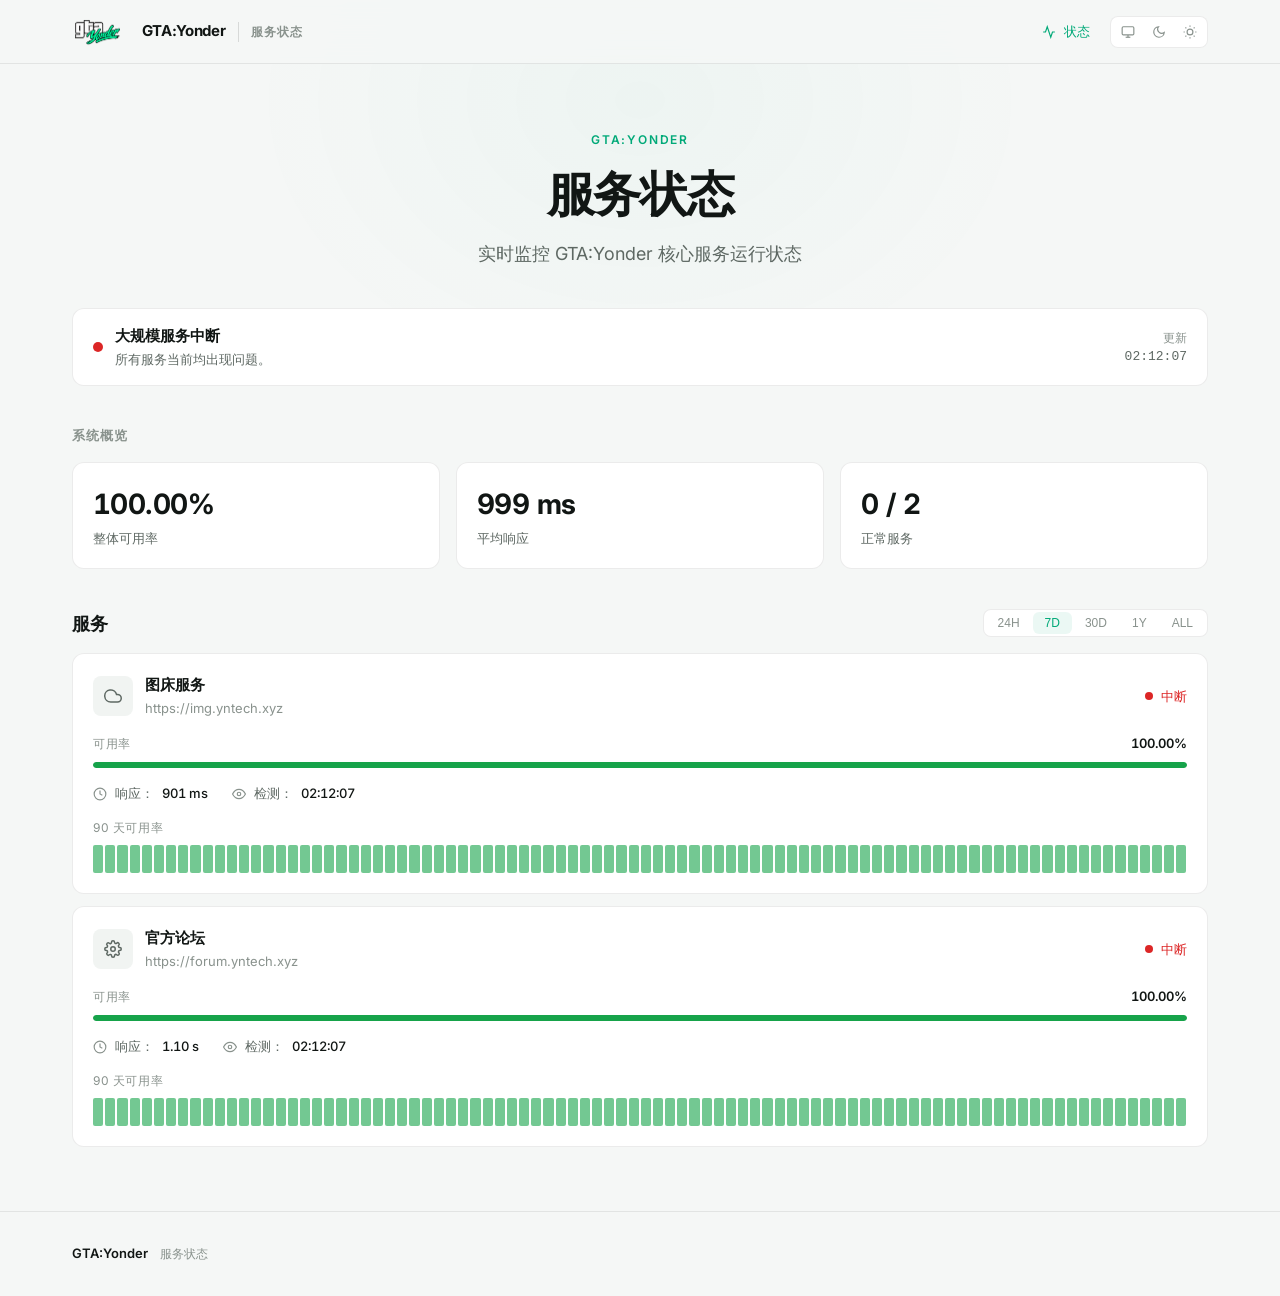
<file: index.html>
<!DOCTYPE html>
<html lang="zh-CN">
<head>
  <meta charset="UTF-8">
  <meta name="viewport" content="width=device-width, initial-scale=1.0">
  <title>GTA:Yonder — 服务状态</title>
  <meta name="description" content="实时监控 GTA:Yonder 核心服务运行状态。">
  <meta name="theme-color" content="#070B0A">

  <!-- Open Graph -->
  <meta property="og:title" content="GTA:Yonder — 服务状态">
  <meta property="og:description" content="实时监控 GTA:Yonder 核心服务运行状态。">
  <meta property="og:type" content="website">

  <!-- Fonts -->
  <link rel="preconnect" href="https://fonts.googleapis.com">
  <link rel="preconnect" href="https://fonts.gstatic.com" crossorigin>
  <link href="https://fonts.googleapis.com/css2?family=Inter:wght@400;500;600;700&display=swap" rel="stylesheet">

  <!-- Styles -->
  <link rel="stylesheet" href="./css/tokens.css">
  <link rel="stylesheet" href="./css/base.css">
  <link rel="stylesheet" href="./css/components.css">
  <link rel="stylesheet" href="./css/responsive.css">

  <!-- Favicon -->
  <link rel="icon" type="image/png" href="./assets/logo.png">
</head>
<body>
  <div id="app">
    <!-- Loading skeleton -->
    <header class="header">
      <div class="container header-inner">
        <div class="header-brand">
          <img src="./assets/logo.png" alt="GTA:Yonder" style="height:28px;width:auto;vertical-align:middle;margin-right:8px">
          <span class="header-logo">GTA:Yonder</span>
          <span class="header-divider"></span>
          <span class="header-subtitle">服务状态</span>
        </div>
      </div>
    </header>
    <section class="hero">
      <div class="container">
        <div class="hero-label">GTA:Yonder</div>
        <h1 class="hero-title">服务状态</h1>
        <p class="hero-desc">实时监控 GTA:Yonder 核心服务运行状态</p>
      </div>
    </section>
    <div class="container">
      <div class="skeleton-card" style="height:80px;margin-bottom:40px"></div>
      <div style="display:grid;grid-template-columns:repeat(3,1fr);gap:16px;margin-bottom:40px">
        <div class="skeleton-card" style="height:100px"></div>
        <div class="skeleton-card" style="height:100px"></div>
        <div class="skeleton-card" style="height:100px"></div>
      </div>
      <div class="skeleton-card" style="height:200px;margin-bottom:16px"></div>
      <div class="skeleton-card" style="height:200px;margin-bottom:16px"></div>
    </div>
  </div>

  <script type="module" src="./js/app.js"></script>

  <!-- Inline theme init to prevent flash -->
  <script>
    (function() {
      var t = localStorage.getItem('gta-yonder-theme') || 'system';
      var r = t === 'system' ? (matchMedia('(prefers-color-scheme:dark)').matches ? 'dark' : 'light') : t;
      document.documentElement.setAttribute('data-theme', r);
    })();
  </script>
</body>
</html>
</file>
<file: css/tokens.css>
/* =========================================================
   GTA:Yonder Design System — Tokens
   ========================================================= */
:root {
  /* Background */
  --bg: #070B0A;
  --surface: #0D1311;
  --surface-hover: #121A17;
  --surface-active: #17201C;

  /* Text */
  --text: #F2F5F3;
  --text-secondary: #9AA5A0;
  --text-muted: #66716C;

  /* Border */
  --border: rgba(255, 255, 255, 0.08);
  --border-strong: rgba(255, 255, 255, 0.12);

  /* Accent */
  --accent: #00D89A;
  --accent-soft: rgba(0, 216, 154, 0.10);
  --accent-hover: rgba(0, 216, 154, 0.15);

  /* Status */
  --success: #22C55E;
  --success-soft: rgba(34, 197, 94, 0.10);
  --warning: #F59E0B;
  --warning-soft: rgba(245, 158, 11, 0.10);
  --danger: #EF4444;
  --danger-soft: rgba(239, 68, 68, 0.10);
  --info: #3B82F6;
  --info-soft: rgba(59, 130, 246, 0.10);

  /* Typography */
  --font: 'Inter', -apple-system, BlinkMacSystemFont, 'SF Pro Display', 'Segoe UI', 'PingFang SC', 'Microsoft YaHei', sans-serif;
  --font-mono: 'SF Mono', 'Menlo', 'Consolas', monospace;

  --text-4xl: 48px;
  --text-3xl: 36px;
  --text-2xl: 28px;
  --text-xl: 20px;
  --text-lg: 18px;
  --text-md: 15px;
  --text-base: 14px;
  --text-sm: 13px;
  --text-xs: 12px;

  --weight-normal: 400;
  --weight-medium: 500;
  --weight-semibold: 600;
  --weight-bold: 700;

  --leading-tight: 1.2;
  --leading-normal: 1.5;
  --leading-relaxed: 1.65;

  /* Spacing */
  --sp-1: 4px;
  --sp-2: 8px;
  --sp-3: 12px;
  --sp-4: 16px;
  --sp-5: 20px;
  --sp-6: 24px;
  --sp-8: 32px;
  --sp-10: 40px;
  --sp-12: 48px;
  --sp-16: 64px;

  /* Radius */
  --radius-sm: 6px;
  --radius: 8px;
  --radius-md: 10px;
  --radius-lg: 12px;
  --radius-xl: 16px;
  --radius-full: 9999px;

  /* Shadow */
  --shadow-sm: 0 1px 3px rgba(0, 0, 0, 0.3);
  --shadow-md: 0 4px 12px rgba(0, 0, 0, 0.4);
  --shadow-lg: 0 8px 30px rgba(0, 0, 0, 0.5);
  --shadow-glow: 0 0 20px rgba(0, 216, 154, 0.15);

  /* Transition */
  --ease: cubic-bezier(0.25, 0.1, 0.25, 1);
  --duration-fast: 120ms;
  --duration: 180ms;
  --duration-slow: 250ms;
  --transition: var(--duration) var(--ease);
  --transition-fast: var(--duration-fast) var(--ease);
  --transition-slow: var(--duration-slow) var(--ease);

  /* Layout */
  --max-width: 1200px;
  --header-height: 64px;
}

[data-theme="light"] {
  --bg: #F5F7F6;
  --surface: #FFFFFF;
  --surface-hover: #F1F4F2;
  --surface-active: #E9EFEC;

  --text: #111614;
  --text-secondary: #5E6863;
  --text-muted: #89928D;

  --border: rgba(0, 0, 0, 0.08);
  --border-strong: rgba(0, 0, 0, 0.12);

  --accent: #00A978;
  --accent-soft: rgba(0, 169, 120, 0.08);
  --accent-hover: rgba(0, 169, 120, 0.12);

  --success: #16A34A;
  --success-soft: rgba(22, 163, 74, 0.08);
  --warning: #D97706;
  --warning-soft: rgba(217, 119, 6, 0.08);
  --danger: #DC2626;
  --danger-soft: rgba(220, 38, 38, 0.08);
  --info: #2563EB;
  --info-soft: rgba(37, 99, 235, 0.08);

  --shadow-sm: 0 1px 3px rgba(0, 0, 0, 0.08);
  --shadow-md: 0 4px 12px rgba(0, 0, 0, 0.1);
  --shadow-lg: 0 8px 30px rgba(0, 0, 0, 0.12);
  --shadow-glow: 0 0 20px rgba(0, 169, 120, 0.1);
}
</file>
<file: css/base.css>
/* =========================================================
   GTA:Yonder — Base Styles
   ========================================================= */
*, *::before, *::after { margin: 0; padding: 0; box-sizing: border-box; }

html {
  font-size: 14px;
  -webkit-font-smoothing: antialiased;
  -moz-osx-font-smoothing: grayscale;
}

body {
  font-family: var(--font);
  background: var(--bg);
  color: var(--text);
  line-height: var(--leading-normal);
  min-height: 100vh;
  transition: background var(--duration-slow) var(--ease), color var(--duration-slow) var(--ease);
}

/* Ambient glow */
body::before {
  content: '';
  position: fixed;
  top: -200px;
  left: 50%;
  transform: translateX(-50%);
  width: 800px;
  height: 600px;
  background: radial-gradient(ellipse, rgba(0, 216, 154, 0.04) 0%, transparent 70%);
  pointer-events: none;
  z-index: 0;
}

[data-theme="light"] body::before {
  background: radial-gradient(ellipse, rgba(0, 169, 120, 0.03) 0%, transparent 70%);
}

a { color: var(--accent); text-decoration: none; transition: color var(--transition); }
a:hover { color: var(--text); }

img { max-width: 100%; display: block; }

::-webkit-scrollbar { width: 6px; }
::-webkit-scrollbar-track { background: transparent; }
::-webkit-scrollbar-thumb { background: var(--border-strong); border-radius: 3px; }
::-webkit-scrollbar-thumb:hover { background: var(--text-muted); }

::selection { background: var(--accent-soft); color: var(--text); }

/* Layout */
.container {
  max-width: var(--max-width);
  margin: 0 auto;
  padding: 0 var(--sp-8);
  position: relative;
  z-index: 1;
}

/* Fade in animation */
@keyframes fadeIn {
  from { opacity: 0; transform: translateY(8px); }
  to { opacity: 1; transform: translateY(0); }
}

.fade-in { animation: fadeIn var(--duration-slow) var(--ease) forwards; }
.fade-in-delay-1 { animation-delay: 50ms; opacity: 0; }
.fade-in-delay-2 { animation-delay: 100ms; opacity: 0; }
.fade-in-delay-3 { animation-delay: 150ms; opacity: 0; }
.fade-in-delay-4 { animation-delay: 200ms; opacity: 0; }

/* Pulse animation for status dot */
@keyframes pulse {
  0%, 100% { opacity: 1; transform: scale(1); }
  50% { opacity: 0.7; transform: scale(1.15); }
}

/* Skeleton loading */
@keyframes shimmer {
  0% { background-position: -200% 0; }
  100% { background-position: 200% 0; }
}

.skeleton {
  background: linear-gradient(90deg, var(--surface) 25%, var(--surface-hover) 50%, var(--surface) 75%);
  background-size: 200% 100%;
  animation: shimmer 1.5s ease-in-out infinite;
  border-radius: var(--radius);
}

/* Section */
.section { margin-bottom: var(--sp-12); }
.section-title {
  font-size: var(--text-sm);
  font-weight: var(--weight-semibold);
  color: var(--text-muted);
  text-transform: uppercase;
  letter-spacing: 0.08em;
  margin-bottom: var(--sp-4);
}

/* Visually hidden (accessibility) */
.sr-only {
  position: absolute;
  width: 1px;
  height: 1px;
  padding: 0;
  margin: -1px;
  overflow: hidden;
  clip: rect(0, 0, 0, 0);
  border: 0;
}
</file>
<file: css/components.css>
/* =========================================================
   GTA:Yonder — Components
   ========================================================= */

/* ---------- Header ---------- */
.header {
  position: sticky;
  top: 0;
  z-index: 100;
  background: rgba(7, 11, 10, 0.85);
  backdrop-filter: blur(16px) saturate(1.4);
  -webkit-backdrop-filter: blur(16px) saturate(1.4);
  border-bottom: 1px solid var(--border);
  height: var(--header-height);
  transition: background var(--duration-slow) var(--ease);
}

[data-theme="light"] .header {
  background: rgba(245, 247, 246, 0.85);
}

.header-inner {
  display: flex;
  align-items: center;
  justify-content: space-between;
  height: 100%;
}

.header-brand {
  display: flex;
  align-items: center;
  gap: var(--sp-3);
}

.header-logo {
  font-size: var(--text-md);
  font-weight: var(--weight-bold);
  color: var(--text);
  letter-spacing: -0.02em;
}

.header-divider {
  width: 1px;
  height: 20px;
  background: var(--border-strong);
}

.header-subtitle {
  font-size: var(--text-xs);
  font-weight: var(--weight-semibold);
  color: var(--text-muted);
  text-transform: uppercase;
  letter-spacing: 0.1em;
}

.header-actions {
  display: flex;
  align-items: center;
  gap: var(--sp-2);
}

.header-link {
  display: inline-flex;
  align-items: center;
  gap: var(--sp-2);
  padding: var(--sp-2) var(--sp-3);
  font-size: var(--text-sm);
  font-weight: var(--weight-medium);
  color: var(--text-secondary);
  border-radius: var(--radius);
  transition: all var(--transition);
  text-decoration: none;
  border: none;
  background: none;
  cursor: pointer;
}

.header-link:hover { background: var(--surface-hover); color: var(--text); }
.header-link.active { color: var(--accent); }

/* Theme switch */
.theme-switch {
  display: flex;
  align-items: center;
  background: var(--surface);
  border: 1px solid var(--border);
  border-radius: var(--radius);
  padding: 2px;
  gap: 1px;
}

.theme-btn {
  display: flex;
  align-items: center;
  justify-content: center;
  width: 30px;
  height: 26px;
  border: none;
  background: transparent;
  color: var(--text-muted);
  border-radius: var(--radius-sm);
  cursor: pointer;
  transition: all var(--transition);
  font-size: 14px;
}

.theme-btn:hover { color: var(--text-secondary); }
.theme-btn.active { background: var(--accent-soft); color: var(--accent); }

/* ---------- Hero ---------- */
.hero {
  padding: var(--sp-16) 0 var(--sp-10);
  text-align: center;
}

.hero-label {
  display: inline-block;
  font-size: var(--text-xs);
  font-weight: var(--weight-semibold);
  color: var(--accent);
  text-transform: uppercase;
  letter-spacing: 0.15em;
  margin-bottom: var(--sp-4);
}

.hero-title {
  font-size: var(--text-4xl);
  font-weight: var(--weight-bold);
  color: var(--text);
  letter-spacing: -0.03em;
  line-height: var(--leading-tight);
  margin-bottom: var(--sp-4);
}

.hero-desc {
  font-size: var(--text-lg);
  color: var(--text-secondary);
  max-width: 520px;
  margin: 0 auto;
  line-height: var(--leading-relaxed);
}

/* ---------- Status Banner ---------- */
.status-banner {
  display: flex;
  align-items: center;
  justify-content: space-between;
  padding: var(--sp-4) var(--sp-5);
  background: var(--surface);
  border: 1px solid var(--border);
  border-radius: var(--radius-lg);
  margin-bottom: var(--sp-10);
}

.status-banner-left {
  display: flex;
  align-items: center;
  gap: var(--sp-3);
}

.status-dot {
  width: 10px;
  height: 10px;
  border-radius: 50%;
  flex-shrink: 0;
}

.status-dot.operational { background: var(--success); animation: pulse 3s ease-in-out infinite; }
.status-dot.degraded { background: var(--warning); animation: pulse 2s ease-in-out infinite; }
.status-dot.outage { background: var(--danger); animation: pulse 1.5s ease-in-out infinite; }
.status-dot.maintenance { background: var(--info); }

.status-banner-title {
  font-size: var(--text-md);
  font-weight: var(--weight-semibold);
  color: var(--text);
}

.status-banner-desc {
  font-size: var(--text-sm);
  color: var(--text-secondary);
  margin-top: 2px;
}

.status-banner-right {
  text-align: right;
}

.status-banner-label {
  font-size: var(--text-xs);
  color: var(--text-muted);
}

.status-banner-time {
  font-size: var(--text-sm);
  font-weight: var(--weight-medium);
  color: var(--text-secondary);
  font-family: var(--font-mono);
}

/* ---------- Overview ---------- */
.overview-grid {
  display: grid;
  grid-template-columns: repeat(3, 1fr);
  gap: var(--sp-4);
  margin-bottom: var(--sp-10);
}

.overview-card {
  background: var(--surface);
  border: 1px solid var(--border);
  border-radius: var(--radius-lg);
  padding: var(--sp-5);
  transition: all var(--transition);
}

.overview-card:hover { border-color: var(--border-strong); }

.overview-value {
  font-size: var(--text-2xl);
  font-weight: var(--weight-bold);
  color: var(--text);
  letter-spacing: -0.02em;
  font-variant-numeric: tabular-nums;
}

.overview-label {
  font-size: var(--text-sm);
  color: var(--text-secondary);
  margin-top: var(--sp-1);
}

/* ---------- Services Section ---------- */
.services-header {
  display: flex;
  align-items: center;
  justify-content: space-between;
  margin-bottom: var(--sp-4);
}

.services-title {
  font-size: var(--text-lg);
  font-weight: var(--weight-semibold);
  color: var(--text);
}

/* Time range tabs */
.time-tabs {
  display: flex;
  align-items: center;
  background: var(--surface);
  border: 1px solid var(--border);
  border-radius: var(--radius);
  padding: 2px;
  gap: 1px;
}

.time-tab {
  padding: var(--sp-1) var(--sp-3);
  font-size: var(--text-xs);
  font-weight: var(--weight-medium);
  color: var(--text-muted);
  border: none;
  background: transparent;
  border-radius: var(--radius-sm);
  cursor: pointer;
  transition: all var(--transition);
}

.time-tab:hover { color: var(--text-secondary); }
.time-tab.active { background: var(--accent-soft); color: var(--accent); }

/* ---------- Service Card ---------- */
.service-card {
  background: var(--surface);
  border: 1px solid var(--border);
  border-radius: var(--radius-lg);
  padding: var(--sp-5);
  margin-bottom: var(--sp-3);
  transition: all var(--transition);
}

.service-card:hover {
  border-color: var(--border-strong);
  background: var(--surface-hover);
}

.service-header {
  display: flex;
  align-items: center;
  justify-content: space-between;
  margin-bottom: var(--sp-4);
}

.service-info {
  display: flex;
  align-items: center;
  gap: var(--sp-3);
}

.service-icon {
  width: 40px;
  height: 40px;
  display: flex;
  align-items: center;
  justify-content: center;
  background: var(--surface-hover);
  border-radius: var(--radius);
  color: var(--text-secondary);
  flex-shrink: 0;
}

.service-name {
  font-size: var(--text-md);
  font-weight: var(--weight-semibold);
  color: var(--text);
}

.service-desc {
  font-size: var(--text-sm);
  color: var(--text-muted);
  margin-top: 2px;
}

.service-status {
  display: flex;
  align-items: center;
  gap: var(--sp-2);
  font-size: var(--text-sm);
  font-weight: var(--weight-medium);
}

.service-status.operational { color: var(--success); }
.service-status.degraded { color: var(--warning); }
.service-status.outage { color: var(--danger); }
.service-status.maintenance { color: var(--info); }

.service-status-dot {
  width: 8px;
  height: 8px;
  border-radius: 50%;
  flex-shrink: 0;
}

.service-status-dot.operational { background: var(--success); }
.service-status-dot.degraded { background: var(--warning); }
.service-status-dot.outage { background: var(--danger); }
.service-status-dot.maintenance { background: var(--info); }

/* Uptime bar */
.uptime-section { margin-bottom: var(--sp-4); }

.uptime-label {
  display: flex;
  align-items: center;
  justify-content: space-between;
  margin-bottom: var(--sp-2);
}

.uptime-text {
  font-size: var(--text-xs);
  color: var(--text-muted);
  text-transform: uppercase;
  letter-spacing: 0.05em;
}

.uptime-value {
  font-size: var(--text-sm);
  font-weight: var(--weight-semibold);
  color: var(--text);
  font-variant-numeric: tabular-nums;
}

.uptime-bar {
  height: 6px;
  background: var(--surface-hover);
  border-radius: 3px;
  overflow: hidden;
}

.uptime-bar-fill {
  height: 100%;
  border-radius: 3px;
  transition: width var(--duration-slow) var(--ease);
}

.uptime-bar-fill.excellent { background: var(--success); }
.uptime-bar-fill.good { background: var(--success); }
.uptime-bar-fill.fair { background: var(--warning); }
.uptime-bar-fill.poor { background: var(--danger); }

/* Service meta */
.service-meta {
  display: flex;
  align-items: center;
  gap: var(--sp-6);
}

.meta-item {
  display: flex;
  align-items: center;
  gap: var(--sp-2);
  font-size: var(--text-sm);
  color: var(--text-secondary);
}

.meta-icon {
  color: var(--text-muted);
  display: flex;
  align-items: center;
}

.meta-value {
  font-weight: var(--weight-medium);
  color: var(--text);
  font-variant-numeric: tabular-nums;
}

/* ---------- Timeline ---------- */
.timeline-section { margin-top: var(--sp-4); }

.timeline-label {
  display: flex;
  align-items: center;
  justify-content: space-between;
  margin-bottom: var(--sp-2);
}

.timeline-text {
  font-size: var(--text-xs);
  color: var(--text-muted);
  text-transform: uppercase;
  letter-spacing: 0.05em;
}

.timeline-range {
  font-size: var(--text-xs);
  color: var(--text-muted);
}

.timeline-blocks {
  display: flex;
  gap: 2px;
  height: 28px;
  align-items: flex-end;
}

.timeline-block {
  flex: 1;
  min-width: 3px;
  border-radius: 2px;
  transition: all var(--transition-fast);
  cursor: pointer;
  position: relative;
}

.timeline-block.up { background: var(--success); opacity: 0.6; }
.timeline-block.degraded { background: var(--warning); opacity: 0.8; }
.timeline-block.down { background: var(--danger); opacity: 0.8; }
.timeline-block.maintenance { background: var(--info); opacity: 0.8; }
.timeline-block.no-data { background: var(--border-strong); opacity: 0.4; }

.timeline-block:hover { opacity: 1; transform: scaleY(1.3); transform-origin: bottom; }

/* Timeline tooltip */
.timeline-tooltip {
  display: none;
  position: absolute;
  bottom: calc(100% + 8px);
  left: 50%;
  transform: translateX(-50%);
  background: var(--surface);
  border: 1px solid var(--border-strong);
  border-radius: var(--radius);
  padding: var(--sp-2) var(--sp-3);
  font-size: var(--text-xs);
  color: var(--text);
  white-space: nowrap;
  z-index: 10;
  box-shadow: var(--shadow-md);
  pointer-events: none;
}

.timeline-block:hover .timeline-tooltip { display: block; }

.timeline-tooltip-date { color: var(--text-muted); margin-bottom: 2px; }
.timeline-tooltip-status { font-weight: var(--weight-medium); }

/* ---------- Footer ---------- */
.footer {
  margin-top: var(--sp-16);
  padding: var(--sp-8) 0;
  border-top: 1px solid var(--border);
}

.footer-inner {
  display: flex;
  align-items: center;
  justify-content: space-between;
}

.footer-brand {
  display: flex;
  align-items: center;
  gap: var(--sp-3);
}

.footer-name {
  font-size: var(--text-sm);
  font-weight: var(--weight-semibold);
  color: var(--text);
}

.footer-copy {
  font-size: var(--text-xs);
  color: var(--text-muted);
}

.footer-links {
  display: flex;
  align-items: center;
  gap: var(--sp-4);
}

.footer-link {
  font-size: var(--text-xs);
  color: var(--text-muted);
  transition: color var(--transition);
}

.footer-link:hover { color: var(--text); }

.footer-powered {
  font-size: var(--text-xs);
  color: var(--text-muted);
  opacity: 0.6;
}

/* ---------- Empty / Error / Loading ---------- */
.empty-state {
  text-align: center;
  padding: var(--sp-12) var(--sp-8);
}

.empty-icon {
  color: var(--text-muted);
  margin-bottom: var(--sp-4);
  opacity: 0.5;
}

.empty-title {
  font-size: var(--text-md);
  font-weight: var(--weight-semibold);
  color: var(--text-secondary);
  margin-bottom: var(--sp-2);
}

.empty-desc {
  font-size: var(--text-sm);
  color: var(--text-muted);
}

.error-state {
  text-align: center;
  padding: var(--sp-12) var(--sp-8);
}

.error-title {
  font-size: var(--text-md);
  font-weight: var(--weight-semibold);
  color: var(--text-secondary);
  margin-bottom: var(--sp-2);
}

.error-desc {
  font-size: var(--text-sm);
  color: var(--text-muted);
  margin-bottom: var(--sp-4);
}

.btn-retry {
  display: inline-flex;
  align-items: center;
  gap: var(--sp-2);
  padding: var(--sp-2) var(--sp-4);
  font-size: var(--text-sm);
  font-weight: var(--weight-medium);
  color: var(--accent);
  background: var(--accent-soft);
  border: 1px solid transparent;
  border-radius: var(--radius);
  cursor: pointer;
  transition: all var(--transition);
}

.btn-retry:hover { background: var(--accent-hover); }

/* Skeleton cards */
.skeleton-card {
  background: var(--surface);
  border: 1px solid var(--border);
  border-radius: var(--radius-lg);
  padding: var(--sp-5);
  margin-bottom: var(--sp-3);
}

.skeleton-line {
  height: 14px;
  border-radius: 4px;
  margin-bottom: var(--sp-2);
}

.skeleton-line.w-40 { width: 40%; }
.skeleton-line.w-60 { width: 60%; }
.skeleton-line.w-80 { width: 80%; }
.skeleton-line.w-100 { width: 100%; }
.skeleton-line.h-6 { height: 6px; }

/* Data unavailable */
.unavailable {
  font-size: var(--text-sm);
  color: var(--text-muted);
  font-style: italic;
}
</file>
<file: css/responsive.css>
/* =========================================================
   GTA:Yonder — Responsive
   ========================================================= */

/* Large Desktop */
@media (min-width: 1400px) {
  .container { padding: 0 var(--sp-10); }
}

/* Tablet */
@media (max-width: 1024px) {
  .container { padding: 0 var(--sp-6); }
  .hero-title { font-size: var(--text-3xl); }
  .hero-desc { font-size: var(--text-md); }
  .overview-grid { grid-template-columns: repeat(3, 1fr); gap: var(--sp-3); }
  .service-meta { gap: var(--sp-4); }
}

/* Mobile */
@media (max-width: 768px) {
  .container { padding: 0 var(--sp-4); }

  .header-inner { gap: var(--sp-2); }
  .header-divider { display: none; }
  .header-subtitle { display: none; }
  .header-link span { display: none; }

  .hero { padding: var(--sp-10) 0 var(--sp-8); }
  .hero-title { font-size: var(--text-2xl); }
  .hero-desc { font-size: var(--text-base); }

  .status-banner {
    flex-direction: column;
    align-items: flex-start;
    gap: var(--sp-3);
  }
  .status-banner-right { text-align: left; }

  .overview-grid { grid-template-columns: 1fr; }

  .services-header {
    flex-direction: column;
    align-items: flex-start;
    gap: var(--sp-3);
  }

  .service-header {
    flex-direction: column;
    align-items: flex-start;
    gap: var(--sp-3);
  }

  .service-meta {
    flex-wrap: wrap;
    gap: var(--sp-3);
  }

  .timeline-blocks { height: 20px; }

  .footer-inner {
    flex-direction: column;
    gap: var(--sp-4);
    text-align: center;
  }

  .footer-brand { flex-direction: column; }
  .footer-links { justify-content: center; }
}

/* Small Mobile */
@media (max-width: 480px) {
  .hero-title { font-size: var(--text-xl); }
  .hero-label { font-size: 11px; }

  .overview-value { font-size: var(--text-xl); }

  .time-tabs { flex-wrap: wrap; }
  .time-tab { padding: var(--sp-1) var(--sp-2); font-size: 11px; }

  .service-card { padding: var(--sp-4); }
}
</file>
